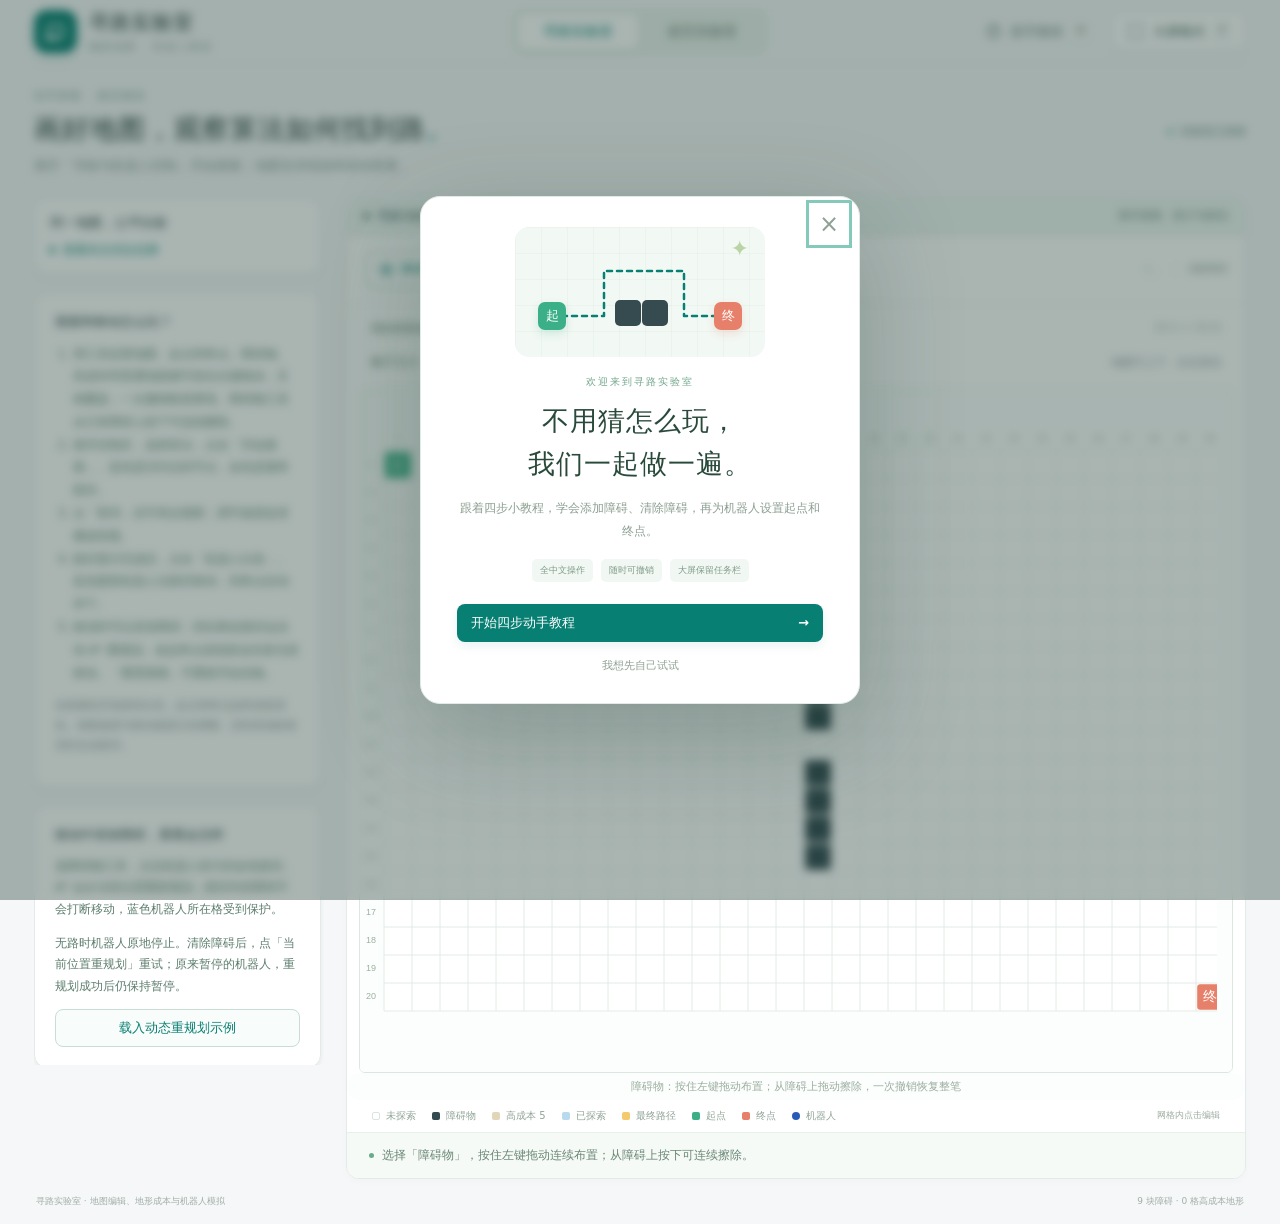
<file: web/index.html>
<!doctype html>
<html lang="zh-CN">
<head>
  <meta charset="utf-8">
  <meta name="viewport" content="width=device-width, initial-scale=1">
  <meta name="theme-color" content="#087f73">
  <meta name="description" content="中文机器人路径规划实验台：BFS、Dijkstra、A* 搜索动画、算法对比、地形成本与机器人移动。含上手教程与保留系统任务栏的大屏模式。">
  <title>寻路实验室 · 观察算法，走出路线</title>
  <link rel="icon" href="data:image/svg+xml,%3Csvg xmlns='http://www.w3.org/2000/svg' viewBox='0 0 40 40'%3E%3Crect width='40' height='40' rx='11' fill='%23087f73'/%3E%3Cpath d='M11 27V13h18v14H19' fill='none' stroke='white' stroke-width='4' stroke-linecap='round'/%3E%3C/svg%3E">
  <link rel="stylesheet" href="./styles.css">
  <link rel="stylesheet" href="./lab-navigation.css">
</head>
<body>
<svg class="svg-library" aria-hidden="true"><defs>
  <symbol id="i-path" viewBox="0 0 24 24"><path d="M5 18V6h14v12h-8"/><circle cx="5" cy="18" r="2"/><circle cx="11" cy="18" r="2"/></symbol>
  <symbol id="i-expand" viewBox="0 0 24 24"><path d="M8 3H3v5m13-5h5v5M3 16v5h5m13-5v5h-5"/></symbol>
  <symbol id="i-help" viewBox="0 0 24 24"><circle cx="12" cy="12" r="9"/><path d="M9.5 9a2.5 2.5 0 0 1 5 .5c0 2-2.5 2-2.5 4M12 17h.01"/></symbol>
  <symbol id="i-undo" viewBox="0 0 24 24"><path d="m9 5-5 5 5 5M4 10h10a6 6 0 0 1 0 12"/></symbol>
  <symbol id="i-flag" viewBox="0 0 24 24"><path d="M5 21V4m0 0c5-4 9 4 14 0v10c-5 4-9-4-14 0"/></symbol>
  <symbol id="i-pin" viewBox="0 0 24 24"><path d="M19 10c0 5-7 11-7 11S5 15 5 10a7 7 0 1 1 14 0Z"/><circle cx="12" cy="10" r="2"/></symbol>
  <symbol id="i-wall" viewBox="0 0 24 24"><rect x="4" y="4" width="16" height="16" rx="3"/><path d="M4 12h16M12 4v8m-4 0v8m8-8v8"/></symbol>
  <symbol id="i-reset" viewBox="0 0 24 24"><path d="M3 10a9 9 0 1 1 2 8M3 4v6h6"/></symbol>
</defs></svg>
<div class="app-shell">
  <header class="topbar lab-header">
    <a class="brand" href="./" aria-label="寻路实验室"><span class="brand-icon"><svg><use href="#i-path"/></svg></span><span>寻路实验室<small>编辑地图 · 机器人模拟</small></span></a>
    <nav class="lab-navigation" aria-label="实验室切换"><a href="./" aria-current="page">寻路实验室</a><a href="./maze/">迷宫实验室</a></nav>
    <div class="header-actions">
      <button id="help-button" class="button quiet" aria-label="新手教程"><svg><use href="#i-help"/></svg><span>新手教程</span><kbd>H</kbd></button>
      <button id="fullscreen-button" class="button fullscreen" title="铺满浏览器可用区域，保留底部系统任务栏"><svg><use href="#i-expand"/></svg><span id="fullscreen-label">大屏模式</span><kbd>F</kbd></button>
    </div>
  </header>
  <section class="page-heading"><div><div class="eyebrow">动手探索 · 路径规划</div><h1>画好地图，观察算法如何找到路<span>。</span></h1><p>展开「寻路与机器人控制」开始搜索；地图支持缩放和滚动查看。</p></div><div class="ready"><span></span>实验室已就绪</div></section>
  <main class="layout">
    <aside class="sidebar">
      <section class="card comparison-card"><h2>同一地图，公平比较</h2><details id="comparison-details"><summary>查看本次对比结果</summary><div class="table-scroll"><table><thead><tr><th>算法</th><th>步数</th><th>成本</th><th>访问数</th><th>耗时/ms</th></tr></thead><tbody id="comparison-body"></tbody></table></div><p>同一张地图、四方向移动。耗时不含动画、绘制与暂停；单次结果不能代表算法总是更快。</p></details></section>
      <section class="card quick-guide"><h2>搜索和移动怎么玩？</h2><ol><li>用工具设置地图、起点和终点。障碍物、高成本和普通地面都可按住左键拖动，互相覆盖；一次撤销恢复整笔。障碍物工具从已有障碍上按下可连续擦除。</li><li>展开控制区，选择算法，点击「开始搜索」。蓝色是访问过的节点，金色是最终路径。</li><li>点「暂停」后可单步观察；调节速度改变播放快慢。</li><li>路径显示完成后，点击「机器人出发」。蓝色圆形机器人沿路径移动，到终点自动停下。</li><li>移动时可以添加障碍；挡住剩余路径会自动 A* 重规划。改起终点或地形会结束当前移动。「重置搜索」可重新开始实验。</li></ol><p>未探索的空地保持白色，起点和终点始终保留原色。搜索速度与移动速度分别调整，切到其他标签页时自动暂停。</p></section>
      <section class="card terrain-guide"><h2>移动中添加障碍，看看会怎样</h2><p>选障碍物工具，点击机器人前方的金色路径。A* 会从当前位置重新规划；路径外的障碍不会打断移动，蓝色机器人所在格受到保护。</p><p>无路时机器人原地停止。清除障碍后，点「当前位置重规划」重试；原来暂停的机器人，重规划成功后仍保持暂停。</p><button id="dynamic-demo" class="button outline full-width">载入动态重规划示例</button></section>
      <section class="card terrain-guide"><h2>走得短，不一定更划算</h2><p>普通地面成本 1，高成本地形成本 5。每进入一个格子支付它的成本，起点不收费。</p><p>按 4 后按住左键涂高成本，直接覆盖障碍；按 5 连续恢复普通地面，同时清除障碍和高成本。障碍物也能覆盖高成本，整笔可撤销。BFS 优化步数；Dijkstra 和 A* 优化总代价。</p><button id="terrain-demo" class="button outline full-width">载入成本对比示例</button></section>
      <section class="card lesson-card" aria-labelledby="lesson-title">
        <div class="card-heading"><span class="tiny-icon">✦</span><h2 id="lesson-title">不知道怎么玩？从这里开始</h2></div>
        <p class="muted">四个小动作，学会布置你的第一张地图。</p>
        <div class="lesson-progress"><span id="lesson-progress-bar"></span></div>
        <ol class="lesson-list" id="lesson-list"></ol>
        <div id="coach" class="coach" aria-live="polite">点击下方按钮，开始一次手把手的练习。</div>
        <button id="lesson-button" class="button primary full-width">开始动手教程 <span aria-hidden="true">→</span></button>
      </section>
      <section class="card settings-card" aria-labelledby="settings-title">
        <div class="card-heading"><h2 id="settings-title">这张地图，你来决定</h2></div>
        <form id="size-form" novalidate><div class="size-fields"><label>行数<input id="rows" name="rows" type="number" min="1" max="80" value="20" inputmode="numeric"></label><span>×</span><label>列数<input id="cols" name="cols" type="number" min="1" max="80" value="30" inputmode="numeric"></label></div><div class="field-note">每项支持 1–80，应用后创建一张新地图。</div><p id="size-error" class="field-error" role="alert"></p><button class="button outline full-width" type="submit">应用地图尺寸</button></form>
        <button id="reset-button" class="text-button"><svg><use href="#i-reset"/></svg>重置为当前尺寸的示例地图</button>
      </section>
      <div class="small-tip"><span>小提示</span>点错了？点击「撤销」或按 <kbd>Ctrl</kbd> + <kbd>Z</kbd>，就能回到上一步。</div>
    </aside>
    <section class="editor" aria-labelledby="editor-title">
      <details id="control-panel" class="control-panel"><summary>寻路与机器人控制<span id="control-panel-hint" class="control-panel-hint">展开搜索、统计与移动</span></summary>
      <section class="search-controls" aria-label="寻路与动画控制">
        <div class="control-row"><label for="algorithm">算法</label><select id="algorithm"><option value="astar">A* · 最低代价</option><option value="dijkstra">Dijkstra · 最低代价</option><option value="bfs">BFS · 最少步数</option></select><button id="search-button" class="button primary">开始搜索</button><button id="pause-search" class="button outline" disabled>暂停</button><button id="step-search" class="button outline" disabled>单步</button><button id="reset-search" class="button quiet">重置搜索</button></div>
        <div class="control-row speed-row"><label for="search-speed">播放速度</label><input id="search-speed" type="range" min="1" max="300" value="30"><output id="speed-label" for="search-speed">30 节点/秒</output><span id="search-progress" role="status">等待搜索</span></div>
        <p id="algorithm-note" class="algorithm-note"></p>
      </section>
      <section class="metrics-panel" aria-label="算法性能统计"><div class="metrics-heading"><span id="metric-summary">搜索后显示步数、总代价、访问节点和算法耗时</span><button id="compare-button" class="button outline">对比三种算法</button></div><p class="mobile-comparison-note">对比表在「同一地图，公平比较」卡片中，小屏请向下滚动查看。</p></section>
      <section class="robot-controls" aria-label="机器人移动控制"><div class="control-row"><button id="robot-start" class="button primary" disabled>机器人出发</button><button id="robot-pause" class="button outline" disabled>暂停移动</button><button id="robot-reset" class="button quiet" disabled>重置移动</button><button id="replan-button" class="button outline" disabled>当前位置重规划</button><label for="robot-speed">移动速度</label><input id="robot-speed" type="range" min="1" max="10" value="3"><output id="robot-speed-label" for="robot-speed">3 格/秒</output></div><div id="robot-state" role="status">搜索播放完成后，机器人就能出发</div></section>
      </details>
      <div class="editor-toolbar"><div class="tools" role="group" aria-label="地图编辑工具">
        <button class="tool active" data-mode="obstacle" aria-pressed="true"><svg><use href="#i-wall"/></svg>障碍物<kbd>1</kbd></button>
        <button class="tool" data-mode="start" aria-pressed="false"><svg><use href="#i-pin"/></svg>起点<kbd>2</kbd></button>
        <button class="tool" data-mode="goal" aria-pressed="false"><svg><use href="#i-flag"/></svg>终点<kbd>3</kbd></button>
        <button class="tool" data-mode="terrain" aria-pressed="false">高成本 5<kbd>4</kbd></button>
        <button class="tool" data-mode="plain" aria-pressed="false">普通 1<kbd>5</kbd></button>
      </div><div class="edit-actions"><button id="undo-button" class="icon-button" title="撤销上一步（Ctrl+Z）" aria-label="撤销上一步" disabled><svg><use href="#i-undo"/></svg></button><span class="divider"></span><button id="clear-button" class="text-button">清除障碍</button></div></div>
      <div class="board-caption"><h2 id="editor-title">我的探索地图</h2><span id="dimensions-label">20 行 × 30 列</span></div>
      <div class="view-tools"><label for="cell-size">格子大小</label><input id="cell-size" type="range" min="16" max="48" step="2" value="28"><output id="cell-size-label" for="cell-size">28 像素/格</output><button id="reset-view" class="text-button">重置视图</button><span>地图可上下、左右滚动</span></div>
      <div id="board-viewport" class="board-viewport" role="region" aria-label="可滚动地图"><div id="board-container" class="board-container"><canvas id="grid-canvas" tabindex="0" role="application" aria-label="机器人网格地图。数字键 1 障碍、2 起点、3 终点、4 高成本、5 普通地面，鼠标点击编辑，障碍物、高成本和普通地面支持按住左键拖动、互相覆盖与整笔撤销。也可用方向键选择格子，空格键确认。"></canvas></div></div>
      <div class="board-hint" id="board-hint">障碍物：按住左键拖动布置；从障碍上拖动擦除，一次撤销恢复整笔</div>
      <div class="board-bottom"><div class="legend"><span><i class="empty"></i>未探索</span><span><i class="obstacle"></i>障碍物</span><span><i class="terrain"></i>高成本 5</span><span><i class="visited"></i>已探索</span><span><i class="path"></i>最终路径</span><span><i class="start"></i>起点</span><span><i class="goal"></i>终点</span><span><i class="robot"></i>机器人</span></div><span id="pointer-label" class="pointer-label">网格内点击编辑</span></div>
      <div id="status" class="status" role="status" aria-live="polite"><span class="status-dot"></span><span id="status-text">选择「障碍物」，按住左键拖动连续布置；从障碍上按下可连续擦除。</span></div>
    </section>
  </main>
  <footer class="page-footer"><span>寻路实验室 · 地图编辑、地形成本与机器人模拟</span><span id="map-summary">已放置 9 块障碍</span></footer>
</div>
<dialog id="welcome-dialog" aria-labelledby="welcome-title"><button class="modal-close" id="welcome-close" aria-label="关闭教程介绍">×</button><div class="welcome-art" aria-hidden="true"><div class="art-grid"></div><span class="art-start">起</span><span class="art-wall one"></span><span class="art-wall two"></span><span class="art-goal">终</span><svg viewBox="0 0 240 100"><path d="M32 72H84V27H164V72H211"/></svg><span class="art-spark">✦</span></div><div class="modal-eyebrow">欢迎来到寻路实验室</div><h2 id="welcome-title">不用猜怎么玩，<br>我们一起做一遍。</h2><p>跟着四步小教程，学会添加障碍、清除障碍，再为机器人设置起点和终点。</p><div class="welcome-tags"><span>全中文操作</span><span>随时可撤销</span><span>大屏保留任务栏</span></div><button id="welcome-start" class="button primary full-width">开始四步动手教程 <span>→</span></button><button id="welcome-skip" class="text-button">我想先自己试试</button></dialog>
<script type="module" src="./app.js"></script>
</body>
</html>
</file>
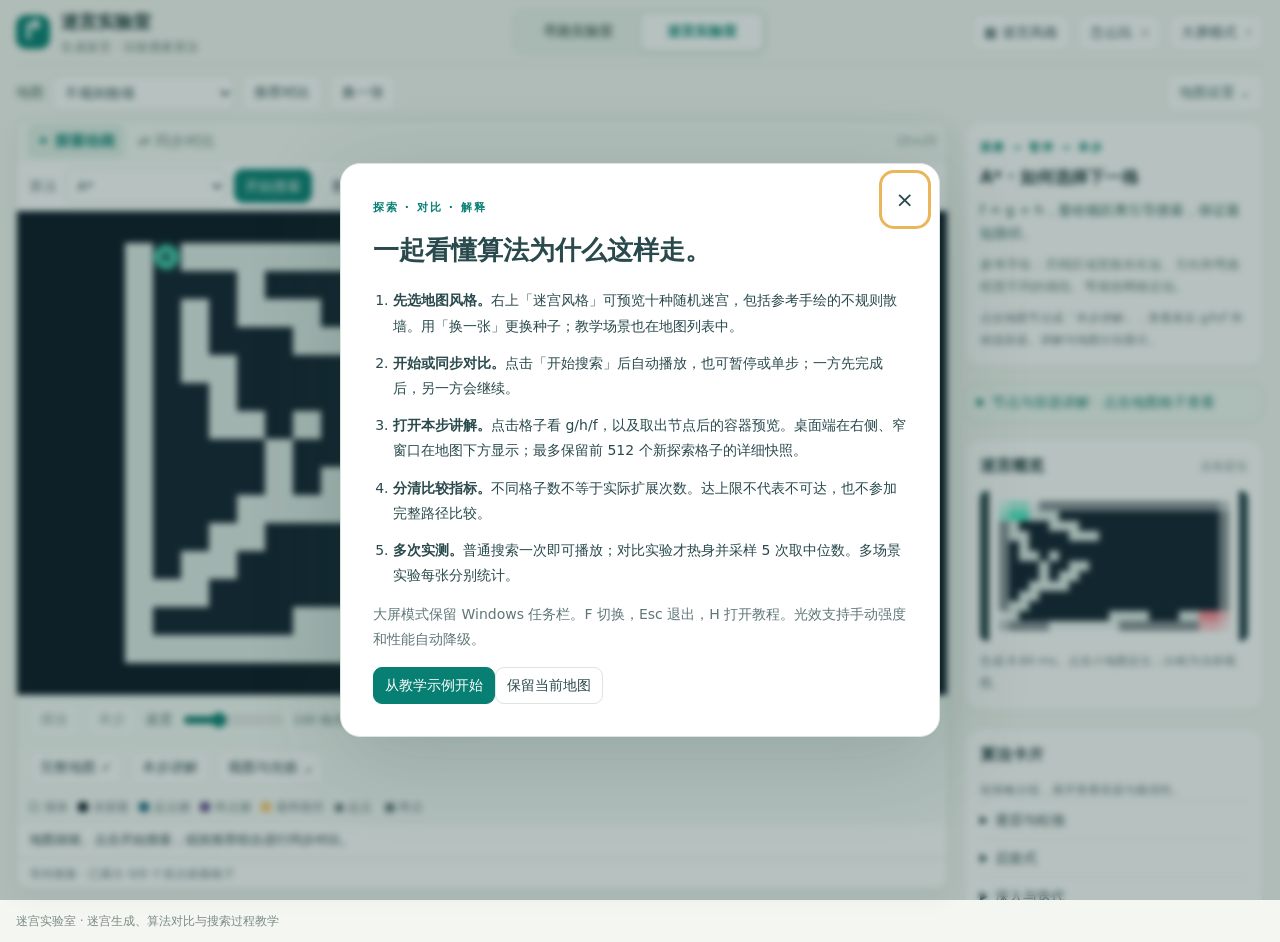
<file: web/maze/index.html>
<!doctype html>
<html lang="zh-CN">
<head>
<meta charset="utf-8"><meta name="viewport" content="width=device-width,initial-scale=1"><meta name="theme-color" content="#087f73">
<meta name="description" content="十种随机迷宫与14种寻路算法：不规则散墙、建筑房间、自然洞穴及同步比较。">
<title>迷宫实验室 · 同步探索与算法实验</title>
<link rel="icon" href="data:image/svg+xml,%3Csvg xmlns='http://www.w3.org/2000/svg' viewBox='0 0 40 40'%3E%3Crect width='40' height='40' rx='10' fill='%23087f73'/%3E%3Cpath d='M10 29V10h20v19H20V20' fill='none' stroke='white' stroke-width='3'/%3E%3C/svg%3E">
<link rel="stylesheet" href="./styles.css"><link rel="stylesheet" href="./learning.css"><link rel="stylesheet" href="./styles-gallery.css"><link rel="stylesheet" href="../lab-navigation.css">
</head>
<body class="fit"><div class="shell">
<header class="lab-header"><a class="brand" href="./" aria-label="迷宫实验室"><span class="brand-mark">↱</span><span>迷宫实验室<small>生成迷宫 · 比较搜索算法</small></span></a><nav class="lab-navigation" aria-label="实验室切换"><a href="../">寻路实验室</a><a href="./" aria-current="page">迷宫实验室</a></nav><div class="header-actions"><button id="style-gallery">▦ 迷宫风格</button><button id="help" aria-label="新手教程">怎么玩 <kbd>H</kbd></button><button id="large" title="扩大网页布局，保留底部系统任务栏" aria-pressed="false">大屏模式 <kbd>F</kbd></button></div></header>
<section class="scenario-bar"><label for="scenario">地图</label><select id="scenario" aria-label="地图"><option value="custom">自由实验</option></select><button id="recommend" title="按当前地图推荐的两种算法对比">推荐对比</button><button id="shuffle" title="随机生成当前迷宫风格">换一张</button><details class="generator card" id="settings"><summary><span>地图设置 ⌄</span><span id="settings-label" class="settings-current">15 × 25 · 不规则散墙</span></summary><div class="settings-body"><h2>创建可复现的地图</h2><form id="generate-form">
<label>类型<select id="maze-type"></select></label>
<label>尺寸<select id="preset"><option value="compact">15 × 25 推荐</option><option value="31">31 × 31</option><option value="51">51 × 51</option><option value="101">101 × 101</option><option value="301">301 × 301</option><option value="501">501 × 501</option><option value="1001">1001 × 1001</option><option value="custom">自定义</option></select></label>
<label>行数<input id="rows" type="number" min="11" max="1001" step="2" value="15" required></label><label>列数<input id="cols" type="number" min="11" max="1001" step="2" value="25" required></label><label>种子<input id="seed" type="number" min="0" max="4294967295" value="20261018" required></label>
<button class="primary" type="submit">生成迷宫</button><button id="random" type="button">随机一张</button><button id="example" type="button">教学示例</button></form><p class="hint">行列须为 11–1001 的奇数。相同类型、尺寸和种子可复现；推荐小地图完整显示。</p><p id="form-error" class="error" role="alert"></p></div></details>
</section>
<main class="layout"><section class="workspace card" aria-label="迷宫搜索演示">
<nav class="mode-tabs" aria-label="展示方式"><button id="mode-explore" class="active" aria-pressed="true">✦ 探索动画</button><button id="mode-compare" aria-pressed="false">⇄ 同步对比</button><span id="compact-meta"></span></nav>
<div class="workspace-title"><h2 id="map-title">准备迷宫</h2><span id="map-meta"></span></div>
<div class="controls" id="controls"><label for="algorithm">算法</label><select id="algorithm" aria-label="算法"></select><button id="run" class="primary">开始搜索</button><button id="cancel" class="cancel-task" hidden disabled>取消计算</button><span class="pair-only versus">对比</span><select id="reference" class="pair-only" aria-label="对照算法"></select><button id="pair" class="pair-only">比较两种</button><details class="menu"><summary>更多实验 ⌄</summary><div class="menu-content"><button id="compare">比较全部 14 种</button><button id="study">多场景实验</button></div></details></div>

<div id="explore-stage"><div id="viewport" class="viewport" tabindex="0" aria-label="迷宫地图，点击格子查看讲解"><div id="spacer" class="spacer"><canvas id="maze-canvas" tabindex="0" role="img" aria-label="迷宫地图，点击格子查看节点评分；Enter 查看当前节点"></canvas></div></div></div>
<section id="compare-stage" hidden aria-label="算法差异对比"><div class="pair-tools"><label><input id="common-paths" type="checkbox" checked>金色标出共同路段</label><span id="common-stats">两边播放完成后显示路线重合情况。</span></div><div class="pair-grid"><article><h3 id="left-name">左侧算法</h3><p id="left-stats">等待计算</p><canvas id="left-map" tabindex="0" role="img" aria-label="左侧算法，点击查看本侧节点讲解"></canvas></article><article><h3 id="right-name">右侧算法</h3><p id="right-stats">等待计算</p><canvas id="right-map" tabindex="0" role="img" aria-label="右侧算法，点击查看本侧节点讲解"></canvas></article></div>
<div class="pair-legend"><span>● 青色：左侧路线</span><span>● 珊瑚色：右侧路线</span><span>● 金色：共同路段</span></div><div class="difference-card"><h3>差异解读</h3><p id="difference-summary">选择两种算法进行同步对比。</p><p id="strategy-summary"></p></div>
<section class="comparison-bars"><div class="card-title"><h3>完整路径结果比较</h3><select id="bar-metric" aria-label="比较指标"><option value="expansionCount">实际扩展次数</option><option value="visitedCount">不同探索格子</option><option value="repeatExpansionCount">重复扩展次数</option><option value="maxFrontierSize">容器峰值</option></select></div><p class="hint">只列出找到路径的完整结果；条长表示所选指标，不等于路线优劣。容器峰值不是精确内存测量。</p><div id="differences"></div><div id="excluded-results" class="excluded-results"></div></section>
<details class="all-results" open><summary>搜索数据 · 对比实验采样 5 次取中位数</summary><div class="table-wrap"><table><thead><tr><th>算法</th><th>状态</th><th>步数</th><th>不同格子</th><th>实际扩展</th><th>重复扩展</th><th>容器峰值</th><th>计算/ms</th></tr></thead><tbody id="results"></tbody></table></div><p class="hint">普通搜索为单次计算，包含讲解记录；对比实验排除讲解记录，热身 1 次后采样 5 次取中位数。两者均排除地图复制、消息和动画。</p></details>
<section id="study-results" hidden><h3>多场景实验 · 当前两种算法</h3><div class="table-wrap"><table><thead><tr><th>场景</th><th>算法</th><th>状态</th><th>步数</th><th>实际扩展</th><th>中位数/ms</th></tr></thead><tbody id="study-body"></tbody></table></div></section>
</section>
<div class="playbar" id="playbar"><button id="pause" disabled>播放</button><button id="step" disabled>单步</button><label for="speed">速度</label><input id="speed" type="range" min="0" max="6" step="0.1" value="2"><output id="speed-label"></output><details class="menu"><summary>播放选项 ⌄</summary><div class="menu-content"><button id="reset" disabled>重置</button><button id="replay" disabled>重播</button><button id="finish" disabled>看最终结果</button></div></details></div>
<div class="viewbar" id="viewbar"><button id="fit" aria-pressed="true">完整地图 ✓</button><button id="explain" aria-controls="inspector" aria-expanded="false">本步讲解</button><details class="menu" id="view-options"><summary>视图与光效 ⌄</summary><div class="menu-content view-options"><label for="zoom">格子大小</label><input id="zoom" type="range" min="16" max="48" step="2" value="28"><output id="zoom-label">自动适配</output><button id="locate-start">定位起点</button><button id="locate-goal">定位终点</button><label><input id="effects" type="checkbox" checked>动态光效</label><label for="effect-level">光效强度</label><input id="effect-level" type="range" min="0" max="100" value="65"><span id="effect-quality">自动调节性能</span></div></details><span class="pair-only sync-hint">同步按首次探索格子播放，与算法耗时分开。</span></div>
<div class="legend" id="legend"><span><i class="wall"></i>墙体</span><span><i class="open"></i>未探索</span><span><i class="forward"></i>起点侧</span><span><i class="backward"></i>终点侧</span><span><i class="route"></i>最终路径</span><span>● 起点　■ 终点</span></div>
<div class="status" id="status" role="status" aria-live="polite">正在准备迷宫……</div><div class="progress" id="progress-track"><span id="progress-fill"></span></div><p id="playback-progress" class="hint"></p>
</section><aside id="learning-panel" aria-label="学习与节点讲解"><section class="card lesson-guide"><span class="eyebrow">观察 → 暂停 → 单步</span><h2 id="current-algorithm">算法学习提示</h2><p id="algorithm-note" class="algorithm-note"></p><p id="scenario-question">先观察，再提出自己的猜想。</p><p class="hint">点击地图节点或「本步讲解」，查看真实 g/h/f 和候选容器。讲解与地图分别显示。</p></section><details id="inspector" class="inspector card"><summary>节点与容器讲解 · 点击地图格子查看</summary><div class="inspector-body"><label class="pair-only">讲解侧<select id="inspect-side"><option value="left">左侧算法</option><option value="right">右侧算法</option></select></label><div class="score-grid"><span>节点<strong id="inspect-node">—</strong></span><span>g 已走成本<strong id="inspect-g">—</strong></span><span>h 估计剩余<strong id="inspect-h">—</strong></span><span>f 综合评分<strong id="inspect-f">—</strong></span><span>容器待选<strong id="inspect-frontier">—</strong></span></div><p id="inspect-rule">点击单步，观察为什么取出这个节点。</p><ol id="frontier-preview" class="frontier-preview"></ol><p id="inspect-note" class="hint"></p></div></details>
<section class="card overview"><div class="card-title"><h2>迷宫概览</h2><span>点击定位</span></div><canvas id="minimap" width="320" height="320" tabindex="0" role="button" aria-label="小地图，点击定位；Enter 定位终点，Home 定位起点"></canvas><p id="generation-time" class="hint"></p></section><section class="card catalogue"><h2>算法卡片</h2><p class="hint">按策略分组，展开查看容器与最优性。</p><div id="algorithm-cards"></div></section></aside></main>
<footer>迷宫实验室 · 迷宫生成、算法对比与搜索过程教学</footer>
</div>
<dialog id="tutorial" aria-labelledby="tutorial-title"><button id="close-help" class="close" aria-label="关闭教程">×</button><span class="eyebrow">探索 · 对比 · 解释</span><h2 id="tutorial-title">一起看懂算法为什么这样走。</h2><ol><li><strong>先选地图风格。</strong>右上「迷宫风格」可预览十种随机迷宫，包括参考手绘的不规则散墙。用「换一张」更换种子；教学场景也在地图列表中。</li><li><strong>开始或同步对比。</strong>点击「开始搜索」后自动播放，也可暂停或单步；一方先完成后，另一方会继续。</li><li><strong>打开本步讲解。</strong>点击格子看 g/h/f，以及取出节点后的容器预览。桌面端在右侧、窄窗口在地图下方显示；最多保留前 512 个新探索格子的详细快照。</li><li><strong>分清比较指标。</strong>不同格子数不等于实际扩展次数。达上限不代表不可达，也不参加完整路径比较。</li><li><strong>多次实测。</strong>普通搜索一次即可播放；对比实验才热身并采样 5 次取中位数。多场景实验每张分别统计。</li></ol><p>大屏模式保留 Windows 任务栏。F 切换，Esc 退出，H 打开教程。光效支持手动强度和性能自动降级。</p><button id="tutorial-example" class="primary">从教学示例开始</button><button id="keep-map">保留当前地图</button></dialog>
<dialog id="styles-dialog" aria-labelledby="styles-title"><button id="styles-close" class="close" aria-label="关闭风格图鉴">×</button><span class="eyebrow">十种随机迷宫 · 同尺寸预览</span><h2 id="styles-title">选一种你想探索的空间。</h2><p id="styles-note">预览为 31×45，选择后使用当前地图尺寸；相同种子可复现。</p><div id="styles-grid" class="styles-grid"></div></dialog>
<script type="module" src="./app.mjs"></script></body></html>
</file>
<file: web/styles.css>
:root{font-family:"Microsoft YaHei","PingFang SC","Noto Sans SC",system-ui,sans-serif;color:#213936;background:#f5f7f8;font-synthesis:none;--teal:#087f73;--line:#e4eae8;--muted:#82918e;--green:#39ad87;--coral:#e7806a}
*{box-sizing:border-box}body{margin:0}button,input{font:inherit}button{cursor:pointer}button:disabled{cursor:default;opacity:.35}button,a,input,canvas{outline-offset:4px}button:focus-visible,a:focus-visible,input:focus-visible,canvas:focus-visible{outline:3px solid #85c9ba}button{transition:background .16s,box-shadow .16s,transform .16s}button:hover:not(:disabled){filter:brightness(.97)}button:active:not(:disabled){transform:translateY(1px)}svg{width:20px;height:20px;fill:none;stroke:currentColor;stroke-width:1.7;stroke-linecap:round;stroke-linejoin:round;flex-shrink:0}.svg-library{position:absolute;width:0;height:0;overflow:hidden}a{color:inherit;text-decoration:none}kbd{font-family:inherit;font-size:10px;border:1px solid #dde5e2;border-bottom-width:2px;border-radius:4px;padding:1px 4px;line-height:1.4;color:#7c8d86;background:#fff;white-space:nowrap}
.app-shell{max-width:1600px;margin:auto;padding:0 34px 16px;min-height:100dvh;display:flex;flex-direction:column}.topbar{height:84px;display:flex;align-items:center;border-bottom:1px solid var(--line);gap:28px;flex-shrink:0}.brand{display:flex;align-items:center;gap:12px;font-size:20px;font-weight:750;letter-spacing:1px}.brand small{display:block;font-size:10px;letter-spacing:2px;font-weight:400;color:#8a9a94;margin-top:4px}.brand-icon{display:grid;place-items:center;width:43px;height:43px;background:var(--teal);color:white;border-radius:13px;box-shadow:0 5px 12px #087f731b}.brand-icon svg{width:25px;height:25px}.chapter{display:flex;align-items:center;gap:7px;font-size:11px;color:#779089;background:#edf3f0;border:1px solid #e1e9e4;padding:6px 10px;border-radius:20px}.chapter>span,.ready>span{width:5px;height:5px;background:#51aa8d;border-radius:50%}.header-actions{margin-left:auto;display:flex;align-items:center;gap:12px}.button{border:0;display:inline-flex;align-items:center;justify-content:center;gap:9px;min-height:38px;padding:9px 14px;border-radius:8px;font-size:12px;font-weight:600;white-space:nowrap}.button svg{width:17px;height:17px}.button.quiet{background:transparent;color:#6c817b}.button.fullscreen{background:white;color:#38594f;border:1px solid #dbe5df;box-shadow:0 2px 2px #244b3310}.button.primary{background:var(--teal);color:white;box-shadow:0 5px 10px #087f7315}.button.primary span{margin-left:auto}.button.outline{color:var(--teal);border:1px solid #c7ddd6;background:#f8fcfa}.full-width{width:100%}.page-heading{display:flex;align-items:center;justify-content:space-between;margin:25px 0 22px}.eyebrow{color:#6d9286;font-size:10px;letter-spacing:2px;margin-bottom:6px}h1{font-size:27px;letter-spacing:1px;line-height:1.5;margin:0;font-weight:750}h1 span{color:var(--teal)}.page-heading p{font-size:12px;color:#8a9993;margin:7px 0 0}.ready{display:flex;align-items:center;gap:7px;font-size:11px;color:#6b897a}.layout{display:grid;grid-template-columns:270px minmax(0,1fr);gap:22px;flex:1;min-height:560px}.sidebar{display:flex;flex-direction:column;gap:17px}.card{background:white;border:1px solid var(--line);border-radius:13px;padding:20px;box-shadow:0 2px 4px #203c3010}.card-heading{display:flex;align-items:center;gap:7px}h2{margin:0;font-size:13px;font-weight:700}.tiny-icon{color:var(--teal);font-size:17px}.muted{font-size:11px;color:#91a098;line-height:1.8;margin:8px 0 13px}.lesson-progress{height:4px;border-radius:4px;background:#edf3ef;overflow:hidden}.lesson-progress span{display:block;height:100%;width:0;background:var(--teal);transition:width .3s}.lesson-list{list-style:none;padding:0;margin:16px 0}.lesson-list li{display:flex;align-items:center;gap:10px;font-size:11px;color:#93a099;padding:8px 0}.lesson-list .step-number{width:22px;height:22px;display:grid;place-items:center;background:#f0f4f1;border:1px solid #e8eeea;border-radius:50%;font-size:10px}.lesson-list li.current{color:#225e4d;font-weight:650}.lesson-list li.current .step-number{background:#e2f3ed;border-color:#b8ddd0;color:var(--teal)}.lesson-list li.done{color:#4e8a72}.lesson-list li.done .step-number{background:var(--teal);color:white;border-color:var(--teal)}.coach{font-size:11px;color:#5c7d6d;line-height:1.8;min-height:55px;background:#f2f8f4;border:1px solid #e1eee5;padding:9px 11px;border-radius:7px;margin-bottom:14px}.size-fields{display:flex;align-items:flex-end;gap:12px;margin-top:16px}.size-fields label{display:flex;flex:1;flex-direction:column;gap:7px;font-size:11px;color:#7c8f83}.size-fields input{width:100%;min-width:0;height:35px;border:1px solid #dfe8e1;border-radius:6px;padding:7px 9px;color:#36584a;background:#fcfdfc}.size-fields>span{line-height:35px;color:#a1afa6;font-size:13px}.field-note{font-size:9px;color:#99a79f;margin:9px 0 14px;line-height:1.6}.field-error{font-size:11px;line-height:1.6;color:#b45548;margin:0 0 9px}.field-error:empty{display:none}.text-button{border:0;background:none;color:#81958a;font-size:11px;padding:6px 0;display:inline-flex;align-items:center;justify-content:center;gap:6px}.text-button svg{width:13px;height:13px}.settings-card>.text-button{width:100%;margin-top:8px;font-size:9px}.small-tip{font-size:10px;color:#94a399;line-height:1.9;padding:0 8px 12px}.small-tip>span{display:block;color:#718d7e;font-size:10px;margin-bottom:3px}.small-tip kbd{font-size:8px;padding:0 3px}.editor{display:flex;flex-direction:column;background:white;border:1px solid var(--line);border-radius:13px;overflow:hidden;box-shadow:0 3px 8px #15332905;min-width:0}.editor-toolbar{display:flex;align-items:center;justify-content:space-between;border-bottom:1px solid #edf1ee;padding:13px 17px;gap:10px;flex-shrink:0}.tools{display:flex;gap:5px;padding:3px;border-radius:8px;background:#f3f6f4}.tool{display:flex;align-items:center;gap:7px;border:1px solid transparent;border-radius:6px;background:none;font-size:11px;padding:8px 11px;color:#7e9184;white-space:nowrap}.tool svg{width:15px;height:15px}.tool kbd{font-size:8px;padding:0 3px;color:#9ca99f}.tool.active{background:white;border-color:#d8e7de;color:var(--teal);box-shadow:0 2px 4px #15442d08}.tool.active kbd{color:var(--teal);border-color:#d8e7de;background:#f0f9f4}.edit-actions{display:flex;align-items:center;gap:12px}.icon-button{width:28px;height:28px;border:0;border-radius:5px;background:transparent;color:#7b9285;display:grid;place-items:center}.icon-button svg{width:15px;height:15px}.divider{height:15px;width:1px;background:#e5ece7}.edit-actions .text-button{font-size:10px;white-space:nowrap}.board-caption{display:flex;align-items:center;justify-content:space-between;padding:17px 24px 9px;flex-shrink:0}.board-caption h2{font-size:11px;color:#5c7b6a;font-weight:500}.board-caption>span{font-size:10px;color:#9caca1}.board-container{position:relative;flex:1;min-height:375px;overflow:hidden;margin:0 12px;background:#fcfefd;border-radius:6px}canvas{position:absolute;inset:0;width:100%;height:100%;touch-action:manipulation;cursor:crosshair}.board-hint{position:absolute;pointer-events:none;bottom:2px;left:50%;transform:translateX(-50%);font-size:9px;color:#9aac9e;background:#fcfefde8;border-radius:12px;padding:4px 10px;white-space:nowrap}.board-bottom{display:flex;justify-content:space-between;align-items:center;gap:10px;padding:13px 25px 14px;font-size:9px;flex-shrink:0}.legend{display:flex;gap:16px;color:#91a497}.legend span{display:flex;gap:6px;align-items:center}.legend i{display:block;width:8px;height:8px;border-radius:2px}.legend .empty{background:#fff;border:1px solid #d9e5dd}.legend .obstacle{background:#334a50}.legend .start{background:#3aaf88}.legend .goal{background:#e7806a}.pointer-label{font-size:9px;color:#9cac9f}.status{min-height:46px;padding:12px 22px;display:flex;align-items:center;gap:8px;background:#f6faf7;border-top:1px solid #e8f0e9;font-size:11px;line-height:1.7;color:#698675;flex-shrink:0}.status-dot{width:5px;height:5px;border-radius:50%;background:#69aa89;flex-shrink:0}.status.error{color:#b26b45;background:#fff9f0}.status.error .status-dot{background:#dca365}.page-footer{display:flex;align-items:center;justify-content:space-between;font-size:9px;color:#a1aea5;padding:16px 2px 0;flex-shrink:0}
dialog{border:1px solid #e1ebe5;border-radius:20px;padding:30px 36px 24px;max-width:440px;width:calc(100% - 32px);color:#294a3b;box-shadow:0 30px 100px #173c3040;text-align:center}dialog::backdrop{background:#1d3a315f;backdrop-filter:blur(5px)}.modal-close{position:absolute;right:14px;top:10px;background:transparent;border:0;color:#8da195;font-size:24px;padding:3px 6px}.welcome-art{height:130px;position:relative;max-width:250px;margin:0 auto 10px;background:#f2f8f4;border-radius:14px;overflow:hidden}.art-grid{position:absolute;inset:0;background-image:linear-gradient(#dfece366 1px,transparent 1px),linear-gradient(90deg,#dfece366 1px,transparent 1px);background-size:26px 26px}.welcome-art>span{position:absolute;z-index:1}.art-start,.art-goal{width:28px;height:28px;display:grid;place-items:center;border-radius:7px;font-size:13px;color:white;font-weight:700;top:75px}.art-start{left:23px;background:#3aaf88;box-shadow:0 4px 8px #3aaf8830}.art-goal{right:23px;background:#e7806a;box-shadow:0 4px 8px #e7806a30}.art-wall{width:26px;height:26px;background:#354b50;border-radius:5px}.art-wall.one{left:100px;top:73px}.art-wall.two{left:127px;top:73px}.welcome-art svg{position:absolute;inset:17px 0 0;width:100%;height:100px;color:var(--teal);stroke-width:2.5;stroke-dasharray:5 5}.art-spark{right:16px;top:9px;color:#bbd4a5;font-size:22px}.modal-eyebrow{font-size:10px;letter-spacing:2px;color:#73a78d;margin:18px 0 10px}dialog h2{font-size:27px;line-height:1.6;letter-spacing:1px}dialog p{font-size:12px;line-height:1.9;color:#8c9f91;margin:12px 0 16px}.welcome-tags{display:flex;justify-content:center;gap:8px;margin:0 0 22px}.welcome-tags span{font-size:9px;color:#7f9c88;background:#f1f7f3;border-radius:5px;padding:5px 8px}dialog>.text-button{margin:10px auto 0;color:#8fa294;font-size:11px}.focus-mode .app-shell,:fullscreen .app-shell{height:100dvh;max-width:none}.focus-mode .page-heading,:fullscreen .page-heading{margin:12px 0}.focus-mode .layout,:fullscreen .layout{min-height:0}.focus-mode .board-container,:fullscreen .board-container{min-height:0}.focus-mode .page-footer,:fullscreen .page-footer{padding-top:8px}.focus-mode .small-tip,:fullscreen .small-tip{display:none}
@media(min-width:1100px) and (min-height:840px){.app-shell{height:100dvh}.layout{min-height:0}.board-container{min-height:350px}}
@media(max-width:1100px){.app-shell{padding:0 22px 14px}.layout{grid-template-columns:240px minmax(0,1fr);gap:15px}.card{padding:16px}.tool{padding:8px;gap:5px}.tool kbd{display:none}.editor-toolbar{padding:12px}.chapter{display:none}.legend{gap:10px}.board-bottom{padding:12px 18px}.pointer-label{display:none}h1{font-size:24px}}
@media(max-width:760px){.app-shell{padding:0 14px 14px}.topbar{height:72px;gap:8px}.brand{font-size:17px;gap:9px;letter-spacing:0}.brand-icon{width:36px;height:36px;border-radius:10px}.brand small{font-size:8px;letter-spacing:1px}.header-actions{gap:4px}.header-actions kbd{display:none}.button{font-size:11px;padding:8px 10px}.button.quiet{padding:8px}.button.quiet span{display:none}.page-heading{margin:19px 0}.page-heading .ready{display:none}h1{font-size:22px}.page-heading p{font-size:11px;line-height:1.8}.layout{display:flex;flex-direction:column;min-height:0}.editor{min-height:470px;order:0}.board-container{min-height:310px}.sidebar{order:1;display:grid;grid-template-columns:1fr 1fr;gap:12px}.small-tip{grid-column:1/-1}.page-footer{font-size:8px;gap:8px;line-height:1.8}.focus-mode .sidebar,:fullscreen .sidebar{display:none}.focus-mode .editor,:fullscreen .editor{min-height:0;flex:1}.focus-mode .layout,:fullscreen .layout{flex:1}.focus-mode .page-heading,:fullscreen .page-heading{display:none}.focus-mode .board-container,:fullscreen .board-container{min-height:0}.focus-mode .topbar,:fullscreen .topbar{height:62px}}
@media(max-width:450px){.sidebar{grid-template-columns:1fr}.editor-toolbar{padding:10px 8px;gap:4px}.tool{font-size:10px;padding:7px;gap:4px}.tool svg{width:13px;height:13px}.edit-actions{gap:5px}.edit-actions .text-button{font-size:9px}.divider{display:none}.board-caption{padding:14px 16px 7px}.legend{gap:10px}.status{font-size:10px;padding:10px 16px}.ready{display:none}dialog{padding:26px 24px 22px}dialog h2{font-size:25px}}
/* Keep the map and action feedback visible at ordinary laptop heights. */
.button{font-size:13px}.page-heading p{font-size:13px}.muted,.lesson-list li,.coach{font-size:12px}.tool{font-size:12px}.status{font-size:12px}.size-fields label{font-size:12px}.field-note{font-size:10px}.text-button{font-size:12px}.legend{font-size:10px}
@media(min-width:761px){.app-shell{height:100dvh}.layout{min-height:0}.editor{min-height:0}.board-container{min-height:0}.sidebar{overflow-y:auto;min-height:0;padding:1px 3px 3px 0;scrollbar-width:thin;scrollbar-color:#d7e5dc transparent}}
@media(min-width:761px) and (max-height:800px){.topbar{height:68px}.page-heading{margin:16px 0}.eyebrow{display:none}h1{font-size:24px}.page-heading p{margin-top:4px}}
@media(max-width:760px){.button{font-size:12px}.tool{font-size:11px}.status{font-size:11px}}
.focus-mode .topbar{height:64px}.focus-mode .page-heading{display:none}
@media(max-width:760px){.button.quiet span{display:inline}.button.quiet{padding:6px}.button.quiet span{font-size:11px}}
@media(prefers-reduced-motion:reduce){*{scroll-behavior:auto!important;transition:none!important}}
.search-controls{padding:12px 17px;background:#f5faf8;border-bottom:1px solid var(--line);flex-shrink:0}.control-row{display:flex;gap:8px;align-items:center;flex-wrap:wrap}.control-row label{font-size:12px;color:#547365}.control-row select{font:inherit;font-size:12px;max-width:100%;padding:8px;border:1px solid #c7ddd6;border-radius:7px;background:white;color:#294a3b}.control-row .button{min-height:33px;padding:7px 10px;font-size:12px}.speed-row{margin-top:9px;font-size:11px;color:#698675}.speed-row input{width:110px;accent-color:var(--teal)}#search-progress{margin-left:auto}.quick-guide ol{padding-left:18px;font-size:12px;line-height:1.9;color:#5c7d6d}.quick-guide p{font-size:11px;line-height:1.8;color:#82918e}.legend .visited{background:#b9d9ee}.legend .path{background:#f4ca6e}.legend{flex-wrap:wrap;row-gap:7px}.board-hint{max-width:95%;white-space:normal;text-align:center}.editor-toolbar{flex-wrap:wrap}.tools{flex-wrap:wrap}.board-bottom{padding-top:9px;padding-bottom:9px}
@media(max-width:760px){.search-controls{padding:10px}.editor{min-height:590px}.focus-mode .editor{overflow:auto}.focus-mode .board-container{min-height:180px}.speed-row{gap:5px}.speed-row input{width:85px}.legend{gap:8px}#search-progress{font-size:10px}}
.metrics-panel{padding:8px 17px;border-bottom:1px solid var(--line);font-size:11px;flex-shrink:0;color:#547365}.metrics-heading{display:flex;align-items:center;justify-content:space-between;gap:8px;flex-wrap:wrap}.metrics-heading .button{font-size:11px;min-height:29px;padding:5px 8px}.metrics-panel details{margin-top:6px}.metrics-panel summary{cursor:pointer;color:var(--teal)}.metrics-panel table{border-collapse:collapse;width:100%;font-size:11px;margin:7px 0;text-align:left}.metrics-panel th,.metrics-panel td{padding:5px 8px;border-bottom:1px solid var(--line);white-space:nowrap}.table-scroll{overflow:auto}.metrics-panel p{font-size:10px;line-height:1.7;margin:5px 0}.metrics-panel details[open]{max-height:190px;overflow:auto}
.algorithm-note{font-size:10px;color:#547365;margin:6px 0 0;line-height:1.6}.terrain-guide p{font-size:12px;line-height:1.8;color:#5c7d6d}.legend .terrain{background:#e1d6b7}
.robot-controls{padding:8px 17px;border-bottom:1px solid var(--line);background:#f7f9fe;flex-shrink:0;font-size:11px;color:#547365}.robot-controls input{width:80px;accent-color:#285bb5}.robot-controls output{font-size:10px}.robot-controls .button{font-size:11px;min-height:30px;padding:6px 8px}#robot-state{font-size:11px;margin-top:5px;line-height:1.6;color:#526f9e}.comparison-card{padding:15px}.comparison-card summary{margin-top:10px;cursor:pointer;font-size:12px;color:var(--teal)}.comparison-card table{border-collapse:collapse;width:100%;font-size:10px;margin-top:10px;text-align:left}.comparison-card td,.comparison-card th{padding:6px 4px;border-bottom:1px solid var(--line);white-space:nowrap}.comparison-card p{font-size:10px;line-height:1.8;color:#82918e}.mobile-comparison-note{display:none}.legend .robot{background:#285bb5;border-radius:50%}
@media(max-width:760px){.editor{min-height:740px}.robot-controls{padding:8px 10px}.mobile-comparison-note{display:block}.comparison-card{grid-column:1/-1}.focus-mode .sidebar{display:grid}.focus-mode .editor{flex:none;min-height:680px}.focus-mode .layout{overflow:auto}.focus-mode .board-container{min-height:240px}}
@media(min-width:1101px){.layout{grid-template-columns:290px minmax(0,1fr)}}

/* Readable cells take priority over squeezing the whole page into one screen. */
.app-shell{height:auto;min-height:100dvh}
.layout{flex:none;min-height:0;align-items:start}
.editor{min-height:0}
.control-panel{flex-shrink:0;border-bottom:1px solid var(--line)}
.control-panel>summary{padding:10px 17px;cursor:pointer;font-size:12px;font-weight:600;background:#eef5f2;color:#38594f}
.control-panel-hint{float:right;font-size:11px;font-weight:400;color:#6b897a}
.view-tools{display:flex;align-items:center;gap:10px;flex-wrap:wrap;padding:3px 24px 12px;font-size:12px;color:#547365;flex-shrink:0}
.view-tools input{width:120px;accent-color:var(--teal)}
.view-tools>span{margin-left:auto;font-size:11px;color:#82918e}
.board-viewport{height:clamp(480px,76dvh,800px);flex:none;overflow:auto;position:relative;margin:0 12px;background:#fcfefd;border:1px solid #dce7df;border-radius:6px;scrollbar-gutter:stable;scrollbar-width:auto;overscroll-behavior:contain}
.board-container{position:relative;flex:none;min-height:0;margin:0;overflow:visible;border-radius:0}
#grid-canvas{position:sticky;inset:auto;left:0;top:0;display:block;touch-action:pan-x pan-y pinch-zoom}
.board-hint{position:static;transform:none;max-width:none;flex-shrink:0;font-size:11px;padding:6px 12px;margin:0}
@media(min-width:761px){.sidebar{align-self:start;position:sticky;top:16px;max-height:calc(100dvh - 32px)}}
.focus-mode .app-shell{height:auto;min-height:100dvh}
.focus-mode .layout{flex:none;align-items:start;overflow:visible}
.focus-mode .editor{height:auto;min-height:0;overflow:hidden}
.focus-mode .sidebar{position:sticky;align-self:start;max-height:calc(100dvh - 32px)}
.focus-mode .board-viewport{height:clamp(640px,82dvh,900px);flex:none;min-height:640px}
.focus-mode .board-container{min-height:0}
.focus-mode .control-panel[open]{max-height:42dvh;overflow:auto}
@media(max-width:760px){
  .layout{align-items:stretch}
  .sidebar{position:static;max-height:none}
  .view-tools{padding:3px 16px 10px;gap:7px}.view-tools>span{width:100%;margin-left:0}
  .focus-mode .app-shell{height:auto;min-height:100dvh}
  .focus-mode .layout{flex:none;overflow:visible;align-items:stretch}
  .focus-mode .sidebar{position:static;max-height:none;align-self:stretch}
  .focus-mode .editor{height:auto;min-height:0;flex:none}
  .focus-mode .board-viewport{height:82dvh;min-height:480px;flex:none}
}
@media(min-width:761px){.focus-mode .layout{grid-template-columns:240px minmax(0,1fr)}}
</file>
<file: web/lab-navigation.css>
/* Both laboratories are peer destinations, including on narrow screens. */
.topbar.lab-header,header.lab-header {
  display:grid;
  grid-template-columns:minmax(180px,1fr) auto minmax(180px,1fr);
  gap:16px;
  align-items:center;
  height:auto;
  min-height:64px;
  padding:8px 0;
}
.lab-header .brand {min-width:0;white-space:nowrap;}
.lab-header .header-actions {margin-left:0;justify-self:end;gap:8px;}
.lab-navigation {
  display:grid;
  grid-template-columns:repeat(2,minmax(0,1fr));
  min-width:254px;
  gap:4px;
  padding:4px;
  background:#eaf1ec;
  border:1px solid #d9e5dd;
  border-radius:11px;
}
.lab-navigation a {
  display:block;
  padding:8px 16px;
  border:0;
  border-radius:7px;
  text-align:center;
  text-decoration:none;
  font-size:14px;
  font-weight:600;
  line-height:1.4;
  letter-spacing:0;
  white-space:nowrap;
  color:#627c70;
}
.lab-navigation a:hover {background:#f5faf6;color:#087f73;}
.lab-navigation a[aria-current="page"] {background:white;color:#087f73;box-shadow:0 2px 7px #1e493012;}
.lab-navigation a:focus-visible {outline:3px solid #e9b65a;outline-offset:2px;}
@media(max-width:1000px) {
  .topbar.lab-header,header.lab-header {grid-template-columns:1fr auto;gap:7px;min-height:0;}
  .lab-navigation {grid-column:1/-1;grid-row:2;justify-self:stretch;min-width:0;}
  .lab-navigation a {padding:7px 12px;}
}
@media(max-width:480px) {
  .topbar.lab-header,header.lab-header {gap:6px;padding:6px 0;}
  .lab-header .brand {font-size:15px;gap:8px;}
  .lab-header .brand small {display:none;}
  .lab-header .brand-icon,.lab-header .brand-mark {width:32px;height:32px;flex-shrink:0;}
  .lab-header .header-actions {gap:4px;}
  .lab-navigation a {font-size:13px;}
}
</file>
<file: web/maze/styles.css>
:root {
  font-family:"Microsoft YaHei","PingFang SC",system-ui,sans-serif;
  color:#233e43;
  background:#f4f6f2;
  --teal:#087f73;
  --muted:#617678;
  --line:#dce5df;
}
* {
  box-sizing:border-box;
}
body {
  margin:0;
}
button,input,select {
  font:inherit;
}
button,a,input,select {
  touch-action:manipulation;
}
button,.header-actions a {
  border:1px solid var(--line);
  border-radius:9px;
  background:white;
  color:#29494c;
  padding:9px 12px;
  cursor:pointer;
  text-decoration:none;
  font-size:13px;
  white-space:nowrap;
}
button:hover,.header-actions a:hover {
  border-color:var(--teal);
  background:#edf7f2;
}
button:disabled {
  opacity:.45;
  cursor:default;
}
.primary {
  background:var(--teal);
  border-color:var(--teal);
  color:white;
}
.primary:hover {
  background:#066c62;
  color:white;
}
.quiet {
  background:transparent;
}
button:focus-visible,a:focus-visible,input:focus-visible,select:focus-visible,canvas:focus-visible,.viewport:focus-visible {
  outline:3px solid #e9b65a;
  outline-offset:3px;
}
input,select {
  border:1px solid #ccd9d2;
  border-radius:7px;
  padding:8px;
  background:#fff;
  min-height:35px;
  color:#29494c;
}
input[type=number] {
  width:83px;
}
#seed {
  width:127px;
}
input[type=range] {
  padding:0;
  min-height:24px;
  accent-color:var(--teal);
}
.shell {
  max-width:1800px;
  margin:auto;
  padding:0 28px;
}
header {
  height:82px;
  display:flex;
  align-items:center;
  justify-content:space-between;
  border-bottom:1px solid var(--line);
  gap:20px;
}
.brand {
  display:flex;
  align-items:center;
  gap:11px;
  text-decoration:none;
  color:#203f40;
  font-weight:750;
  font-size:19px;
}
.brand small {
  display:block;
  color:var(--muted);
  font-size:11px;
  font-weight:400;
  letter-spacing:2px;
  margin-top:3px;
}
.brand-mark {
  width:42px;
  height:42px;
  background:var(--teal);
  border-radius:13px;
  color:white;
  text-align:center;
  line-height:37px;
  font-size:34px;
}
.header-actions {
  display:flex;
  gap:10px;
  align-items:center;
}
kbd {
  font:10px system-ui;
  margin-left:5px;
  opacity:.6;
}
.heading {
  display:flex;
  align-items:center;
  justify-content:space-between;
  padding:28px 0 24px;
  gap:16px;
}
.eyebrow {
  font-size:11px;
  letter-spacing:2px;
  color:var(--teal);
  font-weight:650;
}
h1 {
  font-size:clamp(23px,2.4vw,37px);
  letter-spacing:-1px;
  margin:8px 0 10px;
}
h1 span {
  color:var(--teal);
}
.heading p {
  font-size:13px;
  color:var(--muted);
  margin:0;
  line-height:1.8;
}
.size-badge {
  font-size:12px;
  color:var(--teal);
  border:1px solid #c2dbd0;
  background:#e8f1e9;
  padding:11px 15px;
  border-radius:30px;
  white-space:nowrap;
}
.card {
  background:white;
  border:1px solid var(--line);
  border-radius:15px;
  padding:18px;
  box-shadow:0 3px 10px #29493e03;
}
h2 {
  font-size:16px;
  margin:0 0 13px;
}
.generator {
  margin-bottom:20px;
}
.generator h2 {
  font-size:13px;
  color:var(--muted);
  margin-bottom:11px;
}
form {
  display:flex;
  align-items:end;
  flex-wrap:wrap;
  gap:10px;
}
form label {
  display:flex;
  flex-direction:column;
  gap:5px;
  color:#526c6c;
  font-size:11px;
}
.times {
  align-self:end;
  padding-bottom:9px;
  color:#78908c;
}
.hint {
  font-size:11px;
  color:var(--muted);
  line-height:1.8;
  margin:10px 0 0;
}
.error {
  color:#b54d3e;
  font-size:12px;
  margin:8px 0 0;
}
.error:empty {
  display:none;
}
.layout {
  display:grid;
  grid-template-columns:minmax(0,1fr) 350px;
  gap:20px;
  align-items:start;
}
.workspace {
  padding:18px 0 0;
  overflow:hidden;
  min-width:0;
}
.workspace-title,.controls,.playbar,.viewbar,.legend,.status,#playback-progress {
  padding-left:18px;
  padding-right:18px;
}
.workspace-title {
  display:flex;
  align-items:center;
  justify-content:space-between;
  gap:10px;
}
.workspace-title h2 {
  font-size:16px;
  margin:7px 0 15px;
}
.muted {
  font-size:11px;
  color:var(--muted);
}
#map-meta {
  max-width:45%;
  text-align:right;
  line-height:1.7;
}
.controls,.playbar,.viewbar {
  display:flex;
  align-items:center;
  flex-wrap:wrap;
  gap:8px;
}
.controls {
  padding-top:13px;
  border-top:1px solid #edf1ec;
}
.controls label,.playbar label,.viewbar label {
  font-size:11px;
  color:var(--muted);
}
#algorithm {
  min-width:160px;
  max-width:100%;
  font-size:12px;
}
.algorithm-note {
  padding:9px 18px 10px;
  margin:0;
  font-size:11px;
  line-height:1.7;
  color:var(--teal);
}
.playbar {
  padding-bottom:12px;
  border-bottom:1px solid #edf1ec;
}
.playbar button {
  font-size:11px;
  padding:6px 9px;
}
.playbar input {
  width:110px;
}
.playbar output {
  font-size:10px;
  color:var(--muted);
  min-width:85px;
}
.viewbar {
  padding-top:10px;
  padding-bottom:10px;
  background:#fbfcf9;
}
.viewbar input {
  width:90px;
}
.viewbar output {
  font-size:10px;
  color:var(--muted);
}
.viewbar button {
  padding:5px 7px;
  font-size:11px;
}
.viewport {
  position:relative;
  overflow:auto;
  height:66vh;
  min-height:460px;
  max-height:900px;
  background:#e4ebe4;
  overscroll-behavior:contain;
  scrollbar-gutter:stable;
}
.spacer {
  position:relative;
  min-width:100%;
}
#maze-canvas {
  position:sticky;
  left:0;
  top:0;
  display:block;
}
.legend {
  display:flex;
  flex-wrap:wrap;
  gap:12px;
  padding-top:13px;
  padding-bottom:13px;
  border-bottom:1px solid #edf1ec;
  font-size:10px;
  color:var(--muted);
}
.legend span {
  display:inline-flex;
  align-items:center;
  gap:5px;
}
.legend i {
  width:10px;
  height:10px;
  border-radius:3px;
  border:1px solid #00000012;
}
.wall {
  background:#203c43;
}
.open {
  background:#f9fcfa;
}
.forward {
  background:#93bfdc;
}
.backward {
  background:#c5b1e6;
}
.route {
  background:#efb54e;
}
.start {
  background:#087f73;
}
.goal {
  background:#e7806a;
}
.status {
  font-size:12px;
  min-height:45px;
  padding-top:12px;
  padding-bottom:10px;
  line-height:1.8;
}
.progress {
  height:3px;
  background:#edf2ec;
}
.progress span {
  display:block;
  height:100%;
  width:0;
  background:var(--teal);
  transition:width .12s linear;
}
#playback-progress {
  margin:0;
  padding-top:8px;
  padding-bottom:10px;
  min-height:34px;
}
aside {
  display:flex;
  flex-direction:column;
  gap:16px;
}
.card-title {
  display:flex;
  align-items:center;
  justify-content:space-between;
  gap:8px;
  margin-bottom:13px;
}
.card-title h2 {
  margin:0;
  font-size:14px;
}
.card-title>span {
  font-size:10px;
  color:var(--muted);
}
#minimap {
  display:block;
  width:100%;
  height:auto;
  max-height:320px;
  background:#203c43;
  border-radius:7px;
  cursor:crosshair;
  image-rendering:pixelated;
}
.table-wrap {
  overflow:auto;
}
table {
  border-collapse:collapse;
  width:100%;
  font-size:10px;
  white-space:nowrap;
}
th {
  text-align:left;
  color:var(--muted);
  font-weight:400;
  padding:0 4px 10px;
}
td {
  padding:9px 4px;
  border-top:1px solid #edf1ec;
}
td:first-child {
  padding-left:0;
}
td button {
  font-size:10px;
  padding:0;
  border:0;
  background:transparent;
  text-align:left;
  color:#476165;
}
tr.selected {
  background:#eff7f2;
}
tr.selected td button {
  color:var(--teal);
  font-weight:700;
}
.tag {
  font-size:9px;
  color:#b17b3b;
  display:block;
  margin-top:3px;
}
.guide h2 {
  margin-top:9px;
}
.guide ol,.guide p {
  font-size:11px;
  line-height:1.9;
  color:var(--muted);
}
.guide ol {
  padding-left:17px;
}
.guide li {
  padding-bottom:6px;
}
.guide p {
  margin-bottom:0;
}
footer {
  padding:22px 0;
  font-size:10px;
  color:#7c8b83;
}
dialog {
  border:1px solid var(--line);
  border-radius:20px;
  width:min(540px,calc(100% - 32px));
  padding:32px;
  color:#29494c;
  box-shadow:0 20px 90px #183e3630;
}
dialog::backdrop {
  background:#173b354f;
  backdrop-filter:blur(3px);
}
dialog h2 {
  font-size:26px;
  margin:14px 0 18px;
}
dialog ol {
  padding-left:20px;
  font-size:13px;
  line-height:1.9;
}
dialog li {
  margin:12px 0;
}
dialog p {
  font-size:12px;
  line-height:1.8;
  color:var(--muted);
}
dialog .close {
  position:absolute;
  right:14px;
  top:12px;
  border:0;
  font-size:22px;
}
.large .shell {
  max-width:none;
  padding:0 14px;
}
.large header {
  height:57px;
}
.large .heading,.large .generator, .large footer,.large .guide {
  display:none;
}
.large .layout {
  margin-top:12px;
  gap:12px;
  grid-template-columns:minmax(0,1fr) 300px;
}
.large .viewport {
  height:calc(100dvh - 315px);
  min-height:400px;
  max-height:none;
}
.large .workspace-title {
  display:none;
}
.large .workspace {
  padding-top:0;
}
.large .controls {
  border:0;
}
.large .card {
  border-radius:10px;
}
.large #minimap {
  max-height:230px;
  object-fit:contain;
}
.large aside {
  max-height:calc(100dvh - 90px);
  overflow:auto;
}
.large .overview {
  padding:12px;
}
.large .results {
  padding:12px;
}
@media(max-width:1150px) {
  .layout {
    grid-template-columns:minmax(0,1fr) 300px;
    gap:14px;
  }
  .shell {
    padding:0 18px;
  }
  .playbar input {
    width:85px;
  }
  .heading p {
    max-width:650px;
  }
}
@media(max-width:900px) {
  .layout,.large .layout {
    grid-template-columns:1fr;
  }
  aside {
    display:grid;
    grid-template-columns:1fr 1fr;
  }
  .guide {
    grid-column:1/-1;
  }
  .large aside {
    max-height:none;
    overflow:visible;
  }
  .viewport,.large .viewport {
    height:65vh;
    min-height:420px;
  }
  .heading {
    align-items:start;
  }
  .size-badge {
    display:none;
  }
  .header-actions a {
    display:none;
  }
}
@media(max-width:600px) {
  .shell {
    padding:0 10px;
  }
  header {
    height:70px;
  }
  .brand {
    font-size:15px;
  }
  .brand-mark {
    width:34px;
    height:34px;
    font-size:27px;
    line-height:31px;
  }
  .header-actions {
    gap:5px;
  }
  .header-actions button {
    font-size:11px;
    padding:8px;
  }
  kbd {
    display:none;
  }
  .heading {
    padding:20px 3px;
  }
  .heading h1 span {
    display:block;
    margin-top:4px;
  }
  .generator {
    padding:13px;
  }
  .layout {
    gap:12px;
  }
  aside {
    grid-template-columns:1fr;
  }
  .controls,.playbar,.viewbar {
    padding-left:12px;
    padding-right:12px;
  }
  .viewbar>.muted {
    display:none;
  }
  .workspace-title {
    flex-wrap:wrap;
  }
  #map-meta {
    max-width:none;
    text-align:left;
    padding-bottom:10px;
  }
  dialog {
    padding:24px;
  }
  dialog h2 {
    font-size:22px;
  }
}

/* Compact observation desk: keep the whole recommended maze on screen. */
.shell { max-width:1600px; padding:0 16px; }
header { height:52px; }
.brand { font-size:17px; }
.brand-mark { width:34px; height:34px; line-height:30px; font-size:28px; border-radius:10px; }
.brand small { font-size:10px; letter-spacing:1px; }
.heading, .workspace-title { display:none; }
.generator { padding:0; margin:8px 0; border-radius:10px; }
.generator summary { display:flex; justify-content:space-between; gap:12px; padding:10px 13px; cursor:pointer; color:#436961; font-size:11px; }
.generator summary::marker { content:''; }
.settings-body { padding:5px 14px 14px; border-top:1px solid #edf1ec; }
.layout { gap:14px; grid-template-columns:minmax(0,1fr) 320px; }
.workspace { padding-top:0; border-radius:12px; box-shadow:0 8px 25px #153d3210; }
.mode-tabs { display:flex; align-items:center; gap:3px; padding:5px 10px; background:#f6faf7; border-bottom:1px solid #e6eee7; }
.mode-tabs button { background:none; border:0; border-radius:7px; color:#6d817b; font-size:12px; padding:7px 10px; }
.mode-tabs button.active { background:#e0eee7; color:#087f73; font-weight:700; }
#compact-meta { font-size:10px; color:#7a8e87; margin-left:auto; }
.controls { border:0; padding:8px 12px; gap:7px; }
.controls button { padding:6px 9px; font-size:11px; }
#algorithm,#reference { min-width:120px; min-height:30px; padding:5px 7px; font-size:11px; }
.algorithm-note { display:none; }
.playbar { padding:0 12px 7px; gap:6px; }
.playbar button { padding:5px 8px; font-size:10px; }
.playbar input { width:90px; }
.playbar output { font-size:9px; min-width:70px; }
.viewbar { padding:5px 12px; gap:6px; }
.viewbar input[type=range] { width:75px; }
.viewbar .effects { display:inline-flex; align-items:center; gap:2px; font-size:10px; margin-left:auto; }
.effects input { min-height:0; width:13px; height:13px; padding:0; accent-color:#087f73; }
.viewport { height:calc(100dvh - 330px); min-height:230px; max-height:760px; background:#0a1522; border:1px solid #263d50; scrollbar-color:#48627a #101e2d; }
.fit .viewport { overflow:hidden; }
.legend { padding:6px 12px; gap:9px; font-size:9px; background:#f7faf8; }
.legend .wall { background:#283e55; }
.legend .open { background:#101e2d; }
.legend .forward { background:#236d89; }
.legend .backward { background:#6a4f91; }
.legend .route { background:#ffc76b; }
.status { font-size:10px; padding:6px 12px; min-height:0; line-height:1.5; }
#playback-progress { padding:4px 12px; min-height:0; font-size:9px; line-height:1.5; }
.pair-only { display:none; }
.comparing .pair-only { display:inline-block; }
.comparing .playbar,.comparing .viewbar,.comparing .legend,.comparing #playback-progress { display:none; }
.versus { font-size:10px; color:#83958c; }
#compare-stage { max-height:calc(100dvh - 210px); min-height:330px; overflow:auto; padding:12px; background:#f5f8f6; }
.pair-grid { display:grid; grid-template-columns:1fr 1fr; gap:10px; }
.pair-grid article { min-width:0; border-radius:10px; overflow:hidden; border:1px solid #214044; background:#10212e; box-shadow:0 5px 12px #0c20231a; }
.pair-grid article+article { border-color:#61424d; }
.pair-grid h3 { color:#4ce8c3; font-size:12px; padding:10px 12px 0; margin:0; }
.pair-grid article+article h3 { color:#ff8b98; }
.pair-grid p { font-size:9px; color:#b4c7ca; margin:6px 12px 8px; line-height:1.5; }
.pair-grid canvas { display:block; width:100%; height:210px; }
.difference-card { border:1px solid #dce7df; background:white; padding:13px; margin:12px 0; border-radius:10px; }
.difference-card h3,.comparison-bars h3 { font-size:12px; margin:0 0 7px; }
.difference-card p { font-size:11px; line-height:1.8; margin:0; }
#strategy-summary { color:#7b8e85; font-size:10px; margin-top:6px; }
.comparison-bars { border:1px solid #dce7df; border-radius:10px; padding:12px; background:white; }
.comparison-bars h3 small { display:block; color:#7b8e85; font-size:9px; font-weight:400; margin-top:4px; }
.bar-row { display:grid; grid-template-columns:112px minmax(20px,1fr) 85px; gap:8px; align-items:center; padding:6px 0; font-size:10px; }
.bar-row>span:last-child { text-align:right; color:#71877d; font-size:9px; }
.bar-track { height:7px; border-radius:5px; background:#edf3ef; overflow:hidden; }
.bar-track i { display:block; height:100%; border-radius:5px; background:linear-gradient(90deg,#087f73,#7cceb0); min-width:2px; }
.results .table-wrap { max-height:280px; overflow:auto; }
.guide { display:none; }
footer { padding:12px 0; }
.large .viewport { height:calc(100dvh - 280px); min-height:260px; }
.large .mode-tabs { display:flex; }
@media(max-width:1050px) {
  .layout,.large .layout { grid-template-columns:1fr; }
  aside { display:grid; grid-template-columns:220px minmax(0,1fr); align-items:start; }
  .overview #minimap { max-height:180px; object-fit:contain; }
  .results .table-wrap { max-height:260px; }
}
@media(max-width:650px) {
  .shell { padding:0 10px; }
  .header-actions { gap:5px; }
  .header-actions button { font-size:10px; padding:6px 8px; }
  .brand { font-size:15px; }
  #compact-meta { display:none; }
  .viewport { height:calc(100dvh - 323px); min-height:220px; }
  .large .viewport { height:calc(100dvh - 275px); }
  .viewbar output { font-size:9px; }
  .viewbar input[type=range] { width:60px; }
  .pair-grid p { min-height:27px; }
  aside { grid-template-columns:1fr; }
  .overview { display:none; }
  .comparing .controls { flex-wrap:wrap; }
}
</file>
<file: web/maze/learning.css>
/* Readable controls; stage heights are measured from the remaining viewport. */
:root {font-size:14px;}
body {font-size:14px;line-height:1.5;}
button,input,select,.header-actions a {font-size:14px;}
button,.header-actions a {min-height:36px;padding:7px 11px;}
.shell {max-width:1700px;padding:0 16px;}
header,.large header {height:56px;}
.brand {font-size:18px;}.brand small {font-size:12px;letter-spacing:.5px;}
.header-actions button {font-size:14px;}
.generator summary {font-size:14px;min-height:40px;padding:8px 12px;}
.generator .hint,.hint {font-size:12px;}
.generator h2 {font-size:15px;}.generator form label {font-size:13px;}
.scenario-bar {position:relative;display:flex;align-items:center;gap:8px;flex-wrap:wrap;margin:8px 0;}
.scenario-bar label {font-size:14px;color:#43675e;}
.scenario-bar select {max-width:100%;font-size:14px;}
.scenario-bar .generator {display:block;position:static;margin:0 0 0 auto;padding:0;border:0;box-shadow:none;background:transparent;}
.scenario-bar .generator summary {min-height:36px;border:1px solid var(--line);border-radius:8px;background:white;}
.settings-current {display:none;}
.scenario-bar .settings-body {position:absolute;z-index:30;left:0;right:0;top:calc(100% + 8px);max-height:65dvh;overflow:auto;padding:18px;border:1px solid #c8ddd0;border-radius:12px;background:white;box-shadow:0 16px 45px #163b3526;}
.layout,.large .layout {grid-template-columns:minmax(0,1fr) 300px;gap:16px;align-items:start;}
.workspace {overflow:visible;min-width:0;}
.workspace-title {display:none;}
.mode-tabs {border-radius:12px 12px 0 0;padding:3px 10px;min-height:40px;}
.mode-tabs button {font-size:15px;min-height:34px;padding:5px 10px;}
#compact-meta {font-size:12px;}
.controls,.playbar,.viewbar {gap:8px;padding:6px 12px;flex-wrap:wrap;}
.controls {border-bottom:1px solid #e5ece7;}
.playbar {background:#f5faf7;border-top:1px solid #dce8df;border-bottom:0;}
.cancel-task {color:#9b5142;border-color:#e2c9c2;}
.controls label,.playbar label,.viewbar label {font-size:14px;}
.controls button,.playbar button,.viewbar button {font-size:14px;padding:5px 10px;min-height:34px;}
#algorithm,#reference {font-size:14px;min-height:36px;min-width:155px;max-width:230px;}
.playbar input {width:100px;}.playbar output {font-size:12px;min-width:88px;}
.algorithm-note {display:none;}
.viewbar {background:#f7faf8;border-top:1px solid #edf1ec;}
.viewbar output {font-size:13px;}
.menu {position:relative;font-size:14px;}
.menu>summary {cursor:pointer;list-style:none;border:1px solid #d6e2d9;background:white;border-radius:8px;padding:6px 10px;min-height:34px;}
.menu[open]>summary {background:#e6f3eb;}
.menu-content {position:absolute;z-index:20;top:calc(100% + 5px);left:0;display:flex;flex-direction:column;gap:8px;min-width:190px;padding:12px;background:white;border:1px solid #ccddd1;border-radius:10px;box-shadow:0 10px 30px #1b413320;}
.menu-content button {text-align:left;}
.playbar .menu-content,.viewbar .menu-content {top:auto;bottom:calc(100% + 6px);}
.view-options {width:260px;max-width:calc(100vw - 40px);}
.view-options label {display:flex;align-items:center;gap:6px;font-size:14px;}
.view-options input[type=range] {width:100%;}
.view-options input[type=checkbox] {min-height:0;}
#effect-quality {font-size:12px;color:#6a8276;}
.viewport,.large .viewport {height:320px;min-height:200px;max-height:none;}
.sync-hint {font-size:12px;color:#6b8278;}
.comparing .playbar,.comparing .viewbar {display:flex;}
.comparing .viewbar #fit {display:none;}
.comparing .viewbar .sync-hint {display:none;}
.comparing #playback-progress {display:block;}
.pair-only {display:none;}.comparing .pair-only {display:inline-block;}
.inspector {padding:0;border:1px solid #d4e5d9;background:#f1f8f3;}
.inspector:not([open]) {display:block;}
.inspector>summary {cursor:pointer;font-size:14px;padding:8px 12px;color:#0b7668;}
.inspector-body {padding:0 12px 12px;}
.inspector-body p {font-size:13px;margin:8px 0;line-height:1.7;}
.score-grid {display:grid;grid-template-columns:repeat(2,minmax(0,1fr));gap:6px;}
.score-grid>span {font-size:12px;background:white;border:1px solid #dfebe1;border-radius:7px;padding:6px;text-align:center;color:#648074;}
.score-grid strong {display:block;font-size:16px;font-weight:650;color:#234d40;}
.frontier-preview {display:flex;gap:6px;flex-wrap:wrap;list-style:none;padding:0;margin:8px 0;}
.frontier-preview li {font-size:13px;border:1px solid #c5dfce;border-radius:6px;background:#fff;padding:3px 7px;}
#compare-stage {height:360px;min-height:200px;max-height:none;overflow:auto;padding:12px;}
.pair-tools {display:flex;justify-content:space-between;gap:10px;flex-wrap:wrap;margin-bottom:10px;font-size:13px;}
.pair-tools label {display:flex;align-items:center;gap:5px;}
.pair-tools input[type=checkbox] {min-height:0;}
.pair-tools>span {color:#688075;font-size:12px;}
.pair-grid {gap:12px;grid-template-columns:1fr 1fr;}
.pair-grid h3 {font-size:16px;padding:12px 12px 0;}
.pair-grid p {font-size:12px;line-height:1.6;min-height:40px;margin:6px 12px 10px;}
.pair-grid p {white-space:pre-line;}
.pair-grid canvas {height:230px;cursor:crosshair;}
.pair-legend {display:flex;flex-wrap:wrap;gap:12px;font-size:12px;padding:10px 0;color:#55796b;}
.difference-card h3,.comparison-bars h3 {font-size:15px;}
.difference-card p {font-size:14px;line-height:1.8;}
#strategy-summary {font-size:13px;color:#5f796c;}
.comparison-bars .card-title {flex-wrap:wrap;}
.comparison-bars .hint {font-size:12px;line-height:1.7;}
#bar-metric {font-size:13px;}
.bar-row {grid-template-columns:145px minmax(40px,1fr) 100px;font-size:13px;gap:10px;}
.bar-row>span:last-child {font-size:12px;}
.bar-track {height:9px;}
.excluded-results {font-size:13px;color:#765f44;background:#fbf7ec;border-radius:8px;padding:10px;margin-top:12px;}
.excluded-results:empty {display:none;}
.excluded-results {white-space:pre-line;}
.all-results {margin-top:14px;padding:12px;background:white;border:1px solid #dce7df;border-radius:10px;}
.all-results summary {font-size:14px;cursor:pointer;}
.table-wrap {overflow:auto;max-width:100%;margin-top:10px;}
table {font-size:13px;min-width:720px;}th {font-size:12px;font-weight:500;}td {padding:10px 7px;}td button {font-size:13px;min-height:28px;white-space:normal;}
.tag {font-size:11px;}
.legend {font-size:12px;gap:10px;padding:7px 12px;}
.status {font-size:13px;line-height:1.6;min-height:0;}
#playback-progress {font-size:12px;padding:5px 12px;line-height:1.5;}
.progress {height:3px;}
.overview {display:block;}
#learning-panel {max-height:calc(100dvh - 120px);overflow:auto;overscroll-behavior:contain;scrollbar-width:thin;}
#learning-panel>.card {padding:15px;}
#learning-panel>.inspector {padding:0;}
.lesson-guide h2 {font-size:17px;margin:8px 0;}
.lesson-guide .algorithm-note {display:block;font-size:14px;line-height:1.7;padding:0;margin:0 0 8px;color:#285e51;}
#scenario-question {font-size:13px;line-height:1.7;margin:8px 0;color:#648073;}
.overview #minimap {max-height:150px;object-fit:contain;}
.card-title h2,.catalogue h2 {font-size:16px;}.card-title>span {font-size:12px;}
.catalogue details {padding:8px 0;border-top:1px solid #edf1ec;}
.catalogue summary {font-size:14px;cursor:pointer;}
.algorithm-card {font-size:13px;line-height:1.7;margin-top:8px;padding:8px;background:#f5f9f6;border-radius:8px;}
.algorithm-card strong {font-size:14px;color:#1c6552;}.algorithm-card p {margin:4px 0;}
#study-results {margin-top:14px;padding:12px;border-radius:10px;background:white;}
#study-results h3 {font-size:15px;}
body.large .scenario-bar {display:flex;}.large .mode-tabs {display:flex;}
.large aside {max-height:none;overflow:visible;}
.large .scenario-bar .generator {display:block;}
dialog {width:min(600px,calc(100% - 24px));}dialog ol {font-size:14px;line-height:1.8;}dialog p {font-size:14px;}
footer {font-size:12px;}
@media(max-width:1100px){
  .layout,.large .layout {grid-template-columns:1fr;}
  #learning-panel {display:grid;grid-template-columns:1fr 1fr;align-items:start;max-height:none;overflow:visible;}
  #learning-panel .inspector {grid-column:1/-1;grid-row:1;}
  .overview {display:block;}
  .catalogue {min-width:0;}
}
@media(max-width:680px){
  .shell,.large .shell {padding:0 8px;}
  header,.large header {height:58px;gap:8px;}
  .brand {font-size:16px;}.brand small {font-size:11px;}.brand-mark {width:32px;height:32px;}
  .header-actions {gap:5px;}.header-actions button {font-size:13px;padding:5px 8px;}
  .generator summary {font-size:13px;}
  .scenario-bar {gap:6px;}.scenario-bar select {max-width:190px;}
  .scenario-bar button {font-size:13px;}
  #compact-meta {display:none;}
  .mode-tabs button {font-size:14px;}
  .controls,.playbar,.viewbar {padding:6px 9px;gap:6px;}
  #algorithm,#reference {min-width:130px;max-width:175px;font-size:13px;}
  .controls button,.playbar button,.viewbar button {font-size:13px;}
  .playbar input {width:80px;}.playbar output {font-size:12px;min-width:75px;}
  .menu>summary {font-size:13px;}
  .menu-content {min-width:165px;}
  .score-grid {grid-template-columns:repeat(3,minmax(0,1fr));}
  .score-grid strong {font-size:15px;}
  .pair-grid {gap:8px;}
  .pair-grid h3 {font-size:14px;}.pair-grid p {font-size:12px;min-height:58px;}
  .pair-grid canvas {height:200px;}
  .pair-legend {font-size:12px;gap:8px;}
  .bar-row {grid-template-columns:120px minmax(20px,1fr) 85px;font-size:12px;gap:6px;}
  #learning-panel {grid-template-columns:1fr;}.overview #minimap {max-height:180px;object-fit:contain;}
  .sync-hint {flex-basis:100%;font-size:12px;}
}
@media(max-width:480px){
  .brand small,.header-actions .quiet {display:none;}
  #recommend {font-size:12px;padding:5px 7px;}
  .scenario-bar>label,.controls>label {display:none;}
  .scenario-bar select {width:126px;max-width:126px;}
  #shuffle {font-size:12px;padding:5px 7px;}
  .scenario-bar .generator summary {font-size:12px;padding:6px 8px;}
  #algorithm {min-width:120px;max-width:130px;}
  .playbar {gap:5px;}.playbar input {width:60px;}.playbar output {min-width:65px;font-size:11px;}
}
</file>
<file: web/maze/styles-gallery.css>
#styles-dialog{width:min(980px,calc(100% - 24px));max-height:90dvh;padding:26px;}
[data-maze-style="scatter"] .legend .wall{background:#dfeae7;border-color:#7c938a;}
#styles-dialog h2{margin:12px 30px 10px 0;font-size:25px;}
#styles-note{font-size:13px;line-height:1.8;margin:0 0 16px;}
.styles-grid{display:grid;grid-template-columns:repeat(3,minmax(0,1fr));gap:12px;max-height:65dvh;overflow:auto;padding:3px;}
.style-card{display:flex;flex-direction:column;align-items:stretch;gap:7px;white-space:normal;text-align:left;background:#f7faf8;padding:10px;border:1px solid #d4e2da;border-radius:12px;}
.style-card:hover,.style-card:focus-visible{background:#eaf5ee;border-color:#087f73;}
.style-card strong{font-size:15px;color:#166754;}
.style-card span{font-size:12px;color:#5c766b;line-height:1.7;}
.style-card canvas{display:block;width:100%;height:145px;background:#0a1522;border-radius:8px;}
.style-card .style-group{font-size:11px;color:#8a9b91;}
@media(max-width:760px){.styles-grid{grid-template-columns:repeat(2,minmax(0,1fr));}#styles-dialog{padding:18px;}#styles-dialog h2{font-size:21px;}.style-card canvas{height:125px;}}
@media(max-width:420px){.styles-grid{grid-template-columns:1fr;}.header-actions button{font-size:12px;padding:5px;}#style-gallery{max-width:85px;white-space:normal;line-height:1.3;}}
</file>
